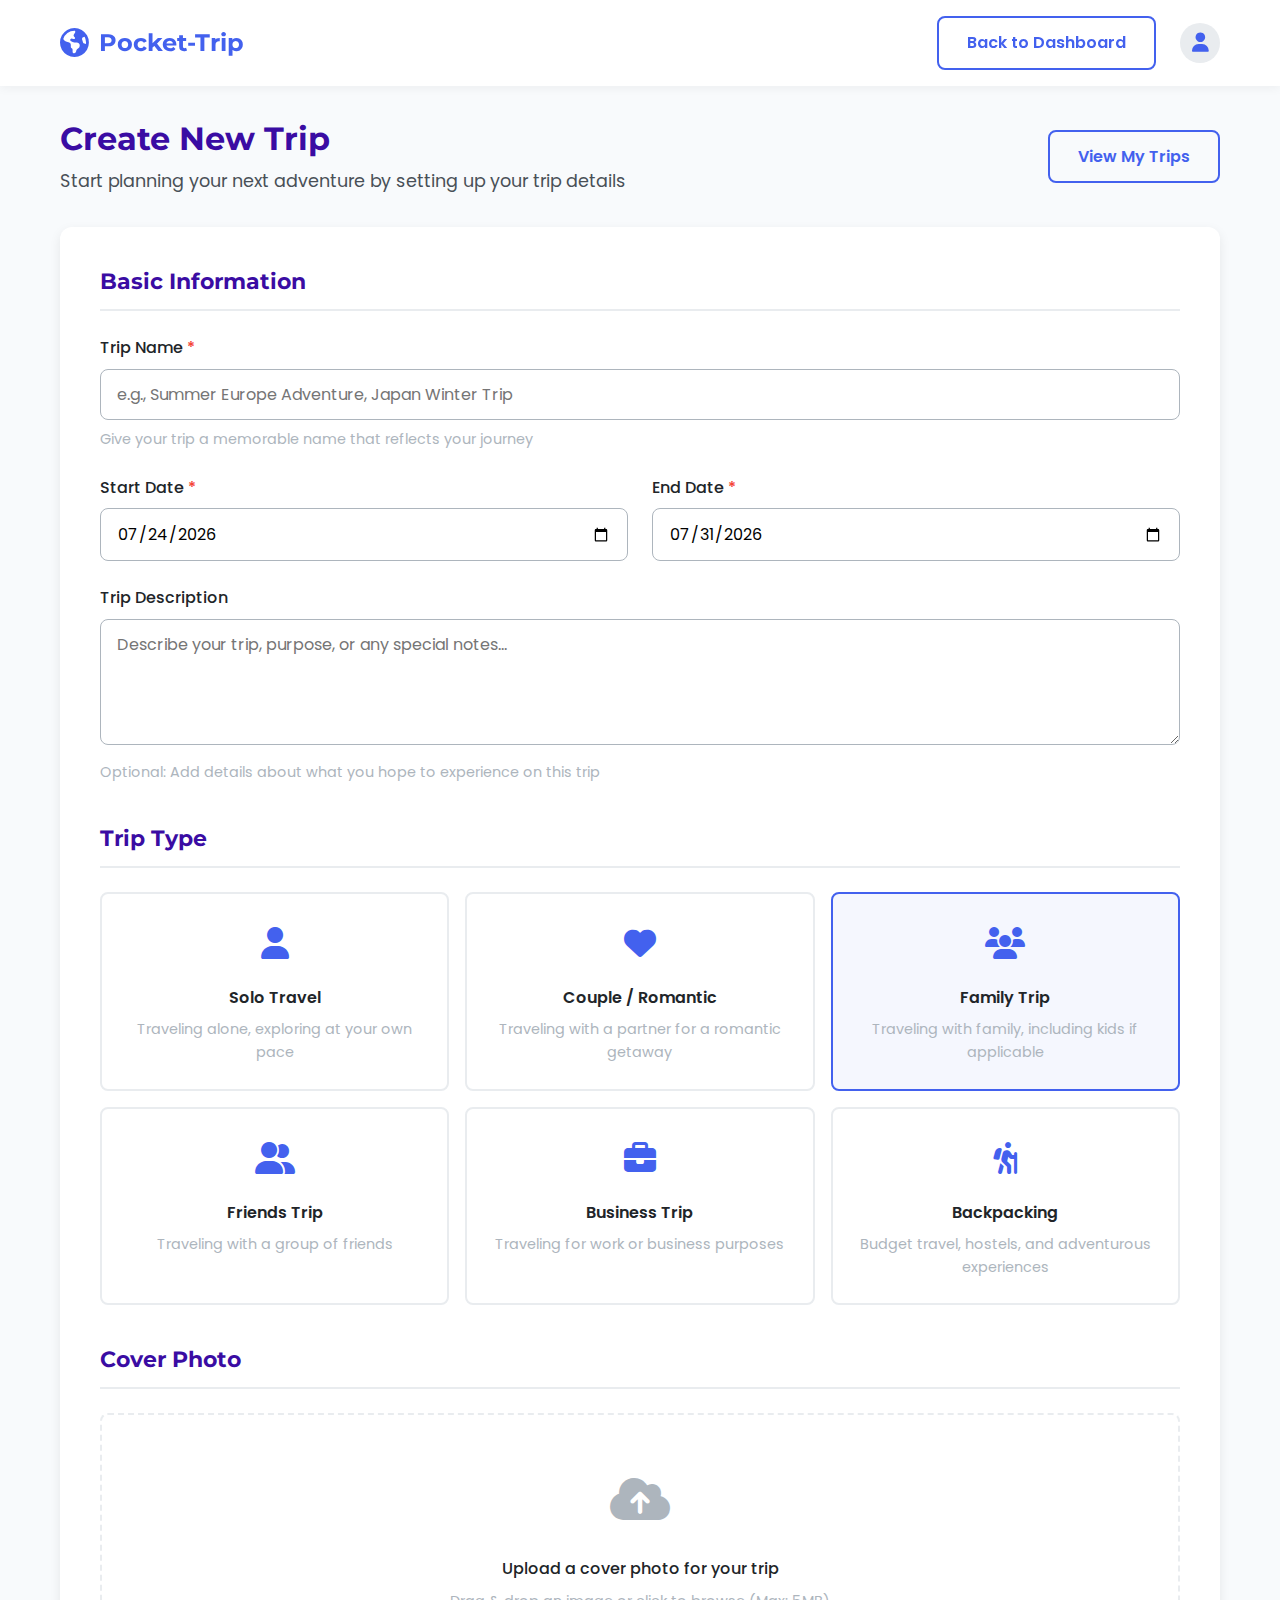
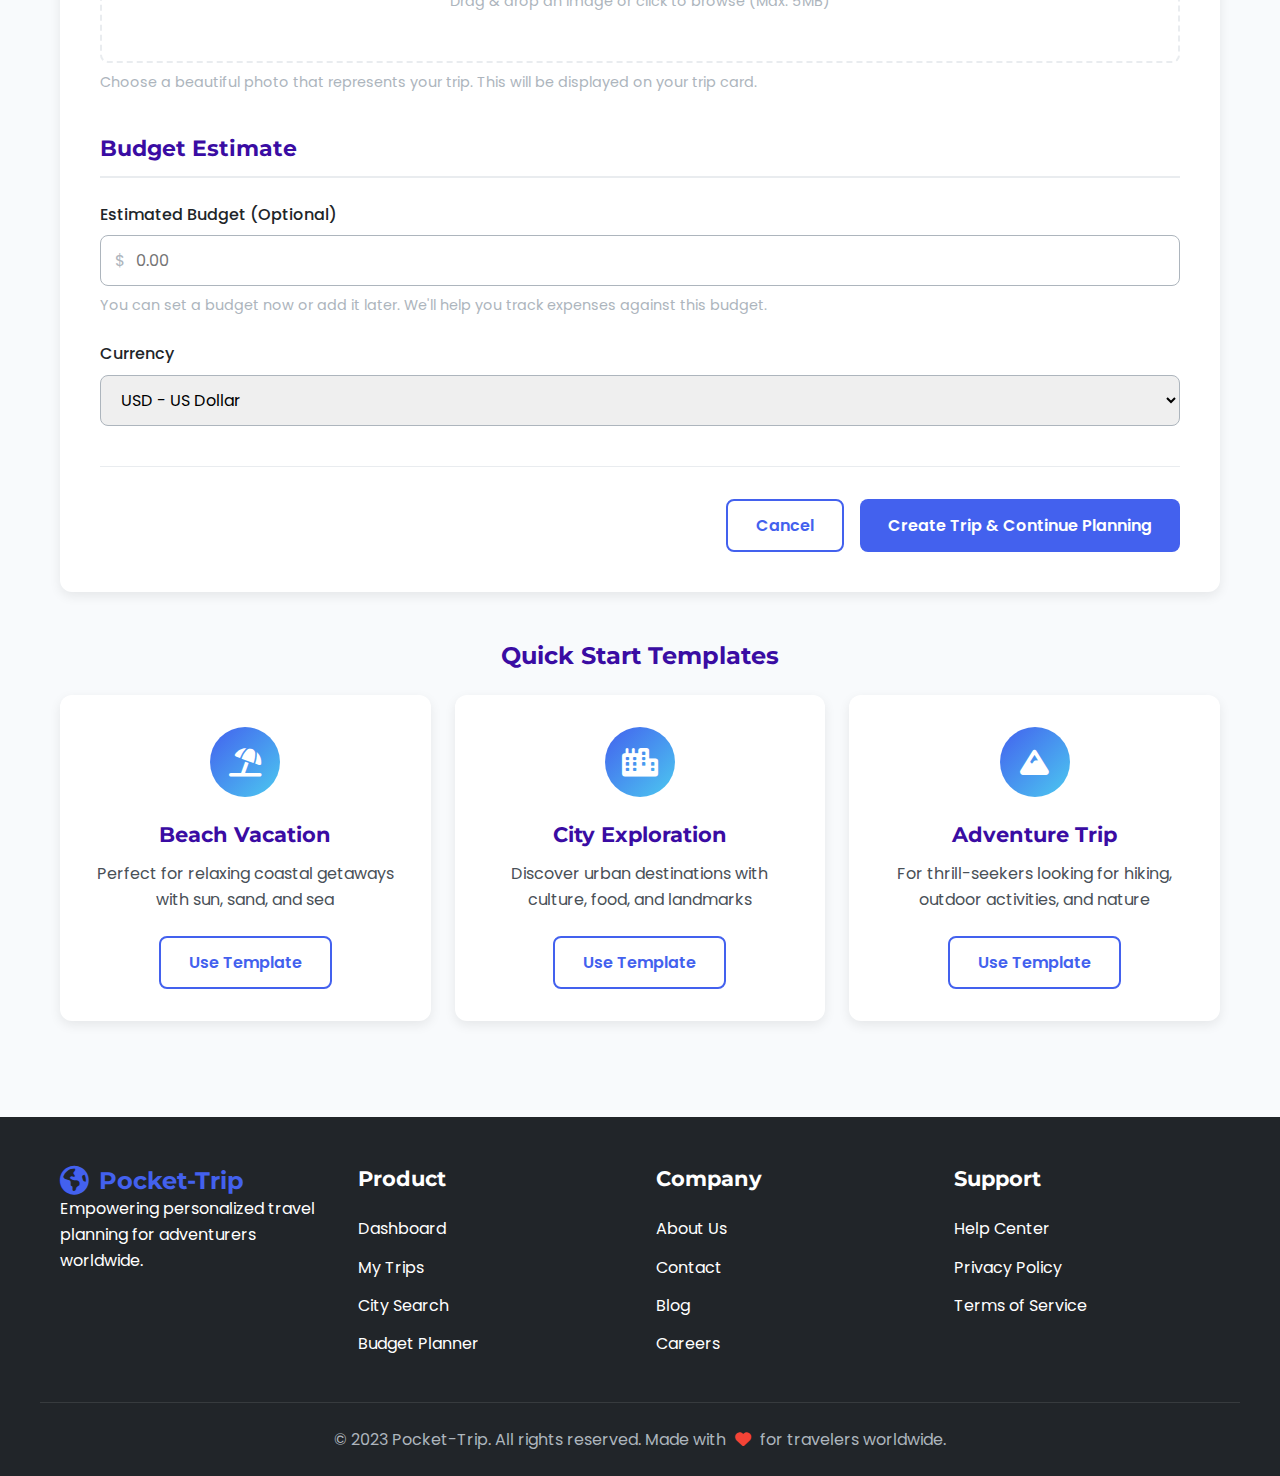
<file: create-trip.html>
<!DOCTYPE html>
<html lang="en">
<head>
    <meta charset="UTF-8">
    <meta name="viewport" content="width=device-width, initial-scale=1.0">
    <title>Create Trip | Pocket-Trip</title>
    <link rel="stylesheet" href="https://cdnjs.cloudflare.com/ajax/libs/font-awesome/6.4.0/css/all.min.css">
    <link href="https://fonts.googleapis.com/css2?family=Poppins:wght@300;400;500;600;700&family=Montserrat:wght@400;600;700&display=swap" rel="stylesheet">
    <style>
        /* Reset & Base Styles */
        * {
            margin: 0;
            padding: 0;
            box-sizing: border-box;
        }

        :root {
            --primary-color: #4361ee;
            --secondary-color: #3a0ca3;
            --accent-color: #4cc9f0;
            --light-color: #f8f9fa;
            --dark-color: #212529;
            --success-color: #4CAF50;
            --warning-color: #ff9800;
            --danger-color: #f44336;
            --gray-light: #e9ecef;
            --gray-medium: #adb5bd;
            --gray-dark: #495057;
            --shadow: 0 4px 12px rgba(0, 0, 0, 0.08);
            --shadow-hover: 0 8px 24px rgba(0, 0, 0, 0.12);
            --border-radius: 12px;
            --border-radius-sm: 8px;
            --transition: all 0.3s ease;
        }

        body {
            font-family: 'Poppins', sans-serif;
            line-height: 1.6;
            color: var(--dark-color);
            background-color: #f8fafc;
            min-height: 100vh;
        }

        h1, h2, h3, h4, h5 {
            font-family: 'Montserrat', sans-serif;
            font-weight: 700;
            line-height: 1.3;
        }

        a {
            text-decoration: none;
            color: inherit;
        }

        ul {
            list-style: none;
        }

        /* Header */
        .header {
            background-color: white;
            box-shadow: 0 2px 10px rgba(0, 0, 0, 0.05);
            padding: 1rem 0;
            position: sticky;
            top: 0;
            z-index: 100;
        }

        .header-container {
            max-width: 1200px;
            margin: 0 auto;
            padding: 0 20px;
            display: flex;
            justify-content: space-between;
            align-items: center;
        }

        .logo {
            display: flex;
            align-items: center;
            gap: 10px;
            color: var(--primary-color);
        }

        .logo i {
            font-size: 1.8rem;
        }

        .logo h1 {
            font-size: 1.5rem;
        }

        .header-actions {
            display: flex;
            align-items: center;
            gap: 1.5rem;
        }

        .user-avatar {
            width: 40px;
            height: 40px;
            border-radius: 50%;
            background-color: var(--gray-light);
            display: flex;
            align-items: center;
            justify-content: center;
            color: var(--primary-color);
            font-size: 1.2rem;
        }

        /* Main Container */
        .main-container {
            max-width: 1200px;
            margin: 0 auto;
            padding: 2rem 20px;
        }

        /* Page Header */
        .page-header {
            display: flex;
            justify-content: space-between;
            align-items: center;
            margin-bottom: 2rem;
        }

        .page-title h2 {
            font-size: 2rem;
            color: var(--secondary-color);
            margin-bottom: 0.5rem;
        }

        .page-title p {
            color: var(--gray-dark);
            font-size: 1.1rem;
        }

        /* Button Styles */
        .btn-primary, .btn-secondary, .btn-outline {
            display: inline-block;
            padding: 12px 28px;
            border-radius: var(--border-radius-sm);
            font-weight: 600;
            font-size: 1rem;
            cursor: pointer;
            transition: var(--transition);
            text-align: center;
            border: none;
            font-family: 'Poppins', sans-serif;
        }

        .btn-primary {
            background-color: var(--primary-color);
            color: white;
        }

        .btn-primary:hover {
            background-color: var(--secondary-color);
            transform: translateY(-2px);
            box-shadow: var(--shadow-hover);
        }

        .btn-secondary {
            background-color: var(--accent-color);
            color: white;
        }

        .btn-secondary:hover {
            background-color: #2ba3d0;
            transform: translateY(-2px);
        }

        .btn-outline {
            background-color: transparent;
            color: var(--primary-color);
            border: 2px solid var(--primary-color);
        }

        .btn-outline:hover {
            background-color: var(--primary-color);
            color: white;
        }

        /* Create Trip Form */
        .create-trip-form {
            background-color: white;
            border-radius: var(--border-radius);
            box-shadow: var(--shadow);
            padding: 2.5rem;
            margin-bottom: 2rem;
        }

        .form-section {
            margin-bottom: 2.5rem;
        }

        .form-section:last-child {
            margin-bottom: 0;
        }

        .form-section-title {
            font-size: 1.4rem;
            color: var(--secondary-color);
            margin-bottom: 1.5rem;
            padding-bottom: 0.8rem;
            border-bottom: 2px solid var(--gray-light);
        }

        .form-group {
            margin-bottom: 1.5rem;
        }

        .form-label {
            display: block;
            margin-bottom: 0.5rem;
            font-weight: 500;
            color: var(--dark-color);
        }

        .form-label.required::after {
            content: ' *';
            color: var(--danger-color);
        }

        .form-control {
            width: 100%;
            padding: 12px 16px;
            border: 1px solid var(--gray-medium);
            border-radius: var(--border-radius-sm);
            font-size: 1rem;
            font-family: 'Poppins', sans-serif;
            transition: var(--transition);
        }

        .form-control:focus {
            outline: none;
            border-color: var(--primary-color);
            box-shadow: 0 0 0 3px rgba(67, 97, 238, 0.2);
        }

        .form-text {
            font-size: 0.9rem;
            color: var(--gray-medium);
            margin-top: 0.5rem;
        }

        /* Date Inputs */
        .date-inputs {
            display: grid;
            grid-template-columns: repeat(2, 1fr);
            gap: 1.5rem;
        }

        /* File Upload */
        .file-upload {
            border: 2px dashed var(--gray-light);
            border-radius: var(--border-radius-sm);
            padding: 3rem 2rem;
            text-align: center;
            cursor: pointer;
            transition: var(--transition);
        }

        .file-upload:hover {
            border-color: var(--primary-color);
            background-color: rgba(67, 97, 238, 0.02);
        }

        .file-upload-icon {
            font-size: 3rem;
            color: var(--gray-medium);
            margin-bottom: 1rem;
        }

        .file-upload-text {
            margin-bottom: 0.5rem;
            font-weight: 500;
        }

        .file-upload-subtext {
            color: var(--gray-medium);
            font-size: 0.9rem;
        }

        .file-upload-input {
            display: none;
        }

        /* Trip Type Selector */
        .trip-type-selector {
            display: grid;
            grid-template-columns: repeat(3, 1fr);
            gap: 1rem;
        }

        .trip-type-card {
            border: 2px solid var(--gray-light);
            border-radius: var(--border-radius-sm);
            padding: 1.5rem;
            text-align: center;
            cursor: pointer;
            transition: var(--transition);
        }

        .trip-type-card:hover {
            border-color: var(--primary-color);
            transform: translateY(-3px);
        }

        .trip-type-card.selected {
            border-color: var(--primary-color);
            background-color: rgba(67, 97, 238, 0.05);
        }

        .trip-type-icon {
            font-size: 2rem;
            color: var(--primary-color);
            margin-bottom: 1rem;
        }

        .trip-type-title {
            font-weight: 600;
            margin-bottom: 0.5rem;
        }

        .trip-type-desc {
            font-size: 0.9rem;
            color: var(--gray-medium);
        }

        /* Form Actions */
        .form-actions {
            display: flex;
            justify-content: flex-end;
            gap: 1rem;
            padding-top: 2rem;
            border-top: 1px solid var(--gray-light);
        }

        /* Quick Start Options */
        .quick-start-section {
            margin-top: 3rem;
        }

        .quick-start-title {
            font-size: 1.5rem;
            color: var(--secondary-color);
            margin-bottom: 1.5rem;
            text-align: center;
        }

        .quick-start-options {
            display: grid;
            grid-template-columns: repeat(3, 1fr);
            gap: 1.5rem;
        }

        .quick-start-card {
            background-color: white;
            border-radius: var(--border-radius);
            box-shadow: var(--shadow);
            padding: 2rem;
            text-align: center;
            transition: var(--transition);
            cursor: pointer;
        }

        .quick-start-card:hover {
            transform: translateY(-5px);
            box-shadow: var(--shadow-hover);
        }

        .quick-start-icon {
            width: 70px;
            height: 70px;
            background: linear-gradient(135deg, var(--primary-color), var(--accent-color));
            border-radius: 50%;
            display: flex;
            align-items: center;
            justify-content: center;
            margin: 0 auto 1.5rem;
            color: white;
            font-size: 1.8rem;
        }

        .quick-start-card h4 {
            font-size: 1.3rem;
            margin-bottom: 0.8rem;
            color: var(--secondary-color);
        }

        .quick-start-card p {
            color: var(--gray-dark);
            margin-bottom: 1.5rem;
        }

        /* Footer */
        .footer {
            background-color: var(--dark-color);
            color: white;
            padding: 3rem 0 1.5rem;
            margin-top: 4rem;
        }

        .footer-content {
            max-width: 1200px;
            margin: 0 auto;
            padding: 0 20px;
            display: grid;
            grid-template-columns: repeat(4, 1fr);
            gap: 2rem;
            margin-bottom: 2rem;
        }

        .footer-section h3 {
            margin-bottom: 1.5rem;
            font-size: 1.3rem;
        }

        .footer-section ul li {
            margin-bottom: 0.8rem;
        }

        .footer-section ul li a:hover {
            color: var(--accent-color);
        }

        .footer-bottom {
            text-align: center;
            padding-top: 1.5rem;
            border-top: 1px solid rgba(255, 255, 255, 0.1);
            color: var(--gray-medium);
            max-width: 1200px;
            margin: 0 auto;
            padding-left: 20px;
            padding-right: 20px;
        }

        .footer-bottom i {
            color: var(--danger-color);
            margin: 0 5px;
        }

        /* Responsive Design */
        @media (max-width: 992px) {
            .date-inputs {
                grid-template-columns: 1fr;
            }
            
            .trip-type-selector {
                grid-template-columns: repeat(2, 1fr);
            }
            
            .quick-start-options {
                grid-template-columns: repeat(2, 1fr);
            }
            
            .footer-content {
                grid-template-columns: repeat(2, 1fr);
            }
        }

        @media (max-width: 768px) {
            .page-header {
                flex-direction: column;
                align-items: flex-start;
                gap: 1.5rem;
            }
            
            .form-actions {
                flex-direction: column;
            }
            
            .form-actions button {
                width: 100%;
            }
            
            .trip-type-selector {
                grid-template-columns: 1fr;
            }
            
            .quick-start-options {
                grid-template-columns: 1fr;
            }
        }

        @media (max-width: 576px) {
            .create-trip-form {
                padding: 1.5rem;
            }
            
            .footer-content {
                grid-template-columns: 1fr;
            }
            
            .page-title h2 {
                font-size: 1.5rem;
            }
        }
    </style>
</head>
<body>
    <!-- Header -->
    <header class="header">
        <div class="header-container">
            <a href="dashboard.html" class="logo">
                <i class="fas fa-globe-americas"></i>
                <h1>Pocket-Trip</h1>
            </a>
            <div class="header-actions">
                <a href="dashboard.html" class="btn-outline">Back to Dashboard</a>
                <div class="user-avatar">
                    <i class="fas fa-user"></i>
                </div>
            </div>
        </div>
    </header>

    <!-- Main Content -->
    <main class="main-container">
        <!-- Page Header -->
        <div class="page-header">
            <div class="page-title">
                <h2>Create New Trip</h2>
                <p>Start planning your next adventure by setting up your trip details</p>
            </div>
            <div class="page-actions">
                <a href="my-trips.html" class="btn-outline">View My Trips</a>
            </div>
        </div>

        <!-- Create Trip Form -->
        <div class="create-trip-form">
            <form id="tripForm">
                <!-- Basic Information Section -->
                <div class="form-section">
                    <h3 class="form-section-title">Basic Information</h3>
                    
                    <div class="form-group">
                        <label for="trip-name" class="form-label required">Trip Name</label>
                        <input type="text" id="trip-name" class="form-control" placeholder="e.g., Summer Europe Adventure, Japan Winter Trip" required>
                        <div class="form-text">Give your trip a memorable name that reflects your journey</div>
                    </div>
                    
                    <div class="date-inputs">
                        <div class="form-group">
                            <label for="start-date" class="form-label required">Start Date</label>
                            <input type="date" id="start-date" class="form-control" required>
                        </div>
                        
                        <div class="form-group">
                            <label for="end-date" class="form-label required">End Date</label>
                            <input type="date" id="end-date" class="form-control" required>
                        </div>
                    </div>
                    
                    <div class="form-group">
                        <label for="trip-description" class="form-label">Trip Description</label>
                        <textarea id="trip-description" class="form-control" rows="4" placeholder="Describe your trip, purpose, or any special notes..."></textarea>
                        <div class="form-text">Optional: Add details about what you hope to experience on this trip</div>
                    </div>
                </div>
                
                <!-- Trip Type Section -->
                <div class="form-section">
                    <h3 class="form-section-title">Trip Type</h3>
                    
                    <div class="trip-type-selector">
                        <div class="trip-type-card" data-type="solo">
                            <div class="trip-type-icon">
                                <i class="fas fa-user"></i>
                            </div>
                            <div class="trip-type-title">Solo Travel</div>
                            <div class="trip-type-desc">Traveling alone, exploring at your own pace</div>
                        </div>
                        
                        <div class="trip-type-card" data-type="couple">
                            <div class="trip-type-icon">
                                <i class="fas fa-heart"></i>
                            </div>
                            <div class="trip-type-title">Couple / Romantic</div>
                            <div class="trip-type-desc">Traveling with a partner for a romantic getaway</div>
                        </div>
                        
                        <div class="trip-type-card selected" data-type="family">
                            <div class="trip-type-icon">
                                <i class="fas fa-users"></i>
                            </div>
                            <div class="trip-type-title">Family Trip</div>
                            <div class="trip-type-desc">Traveling with family, including kids if applicable</div>
                        </div>
                        
                        <div class="trip-type-card" data-type="friends">
                            <div class="trip-type-icon">
                                <i class="fas fa-user-friends"></i>
                            </div>
                            <div class="trip-type-title">Friends Trip</div>
                            <div class="trip-type-desc">Traveling with a group of friends</div>
                        </div>
                        
                        <div class="trip-type-card" data-type="business">
                            <div class="trip-type-icon">
                                <i class="fas fa-briefcase"></i>
                            </div>
                            <div class="trip-type-title">Business Trip</div>
                            <div class="trip-type-desc">Traveling for work or business purposes</div>
                        </div>
                        
                        <div class="trip-type-card" data-type="backpacking">
                            <div class="trip-type-icon">
                                <i class="fas fa-hiking"></i>
                            </div>
                            <div class="trip-type-title">Backpacking</div>
                            <div class="trip-type-desc">Budget travel, hostels, and adventurous experiences</div>
                        </div>
                    </div>
                    <input type="hidden" id="trip-type" value="family">
                </div>
                
                <!-- Cover Photo Section -->
                <div class="form-section">
                    <h3 class="form-section-title">Cover Photo</h3>
                    
                    <div class="file-upload" id="cover-upload">
                        <div class="file-upload-icon">
                            <i class="fas fa-cloud-upload-alt"></i>
                        </div>
                        <div class="file-upload-text">Upload a cover photo for your trip</div>
                        <div class="file-upload-subtext">Drag & drop an image or click to browse (Max: 5MB)</div>
                        <input type="file" id="cover-photo" class="file-upload-input" accept="image/*">
                    </div>
                    
                    <div class="form-text">Choose a beautiful photo that represents your trip. This will be displayed on your trip card.</div>
                </div>
                
                <!-- Budget Estimate Section -->
                <div class="form-section">
                    <h3 class="form-section-title">Budget Estimate</h3>
                    
                    <div class="form-group">
                        <label for="budget-estimate" class="form-label">Estimated Budget (Optional)</label>
                        <div style="position: relative;">
                            <span style="position: absolute; left: 15px; top: 50%; transform: translateY(-50%); color: var(--gray-medium);">$</span>
                            <input type="number" id="budget-estimate" class="form-control" placeholder="0.00" style="padding-left: 35px;">
                        </div>
                        <div class="form-text">You can set a budget now or add it later. We'll help you track expenses against this budget.</div>
                    </div>
                    
                    <div class="form-group">
                        <label for="currency" class="form-label">Currency</label>
                        <select id="currency" class="form-control">
                            <option value="USD">USD - US Dollar</option>
                            <option value="EUR">EUR - Euro</option>
                            <option value="GBP">GBP - British Pound</option>
                            <option value="JPY">JPY - Japanese Yen</option>
                            <option value="CAD">CAD - Canadian Dollar</option>
                            <option value="AUD">AUD - Australian Dollar</option>
                        </select>
                    </div>
                </div>
                
                <!-- Form Actions -->
                <div class="form-actions">
                    <button type="button" class="btn-outline" onclick="window.location.href='dashboard.html'">Cancel</button>
                    <button type="submit" class="btn-primary">Create Trip & Continue Planning</button>
                </div>
            </form>
        </div>

        <!-- Quick Start Options -->
        <div class="quick-start-section">
            <h3 class="quick-start-title">Quick Start Templates</h3>
            <div class="quick-start-options">
                <div class="quick-start-card" onclick="loadTemplate('beach')">
                    <div class="quick-start-icon">
                        <i class="fas fa-umbrella-beach"></i>
                    </div>
                    <h4>Beach Vacation</h4>
                    <p>Perfect for relaxing coastal getaways with sun, sand, and sea</p>
                    <button class="btn-outline">Use Template</button>
                </div>
                
                <div class="quick-start-card" onclick="loadTemplate('city')">
                    <div class="quick-start-icon">
                        <i class="fas fa-city"></i>
                    </div>
                    <h4>City Exploration</h4>
                    <p>Discover urban destinations with culture, food, and landmarks</p>
                    <button class="btn-outline">Use Template</button>
                </div>
                
                <div class="quick-start-card" onclick="loadTemplate('adventure')">
                    <div class="quick-start-icon">
                        <i class="fas fa-mountain"></i>
                    </div>
                    <h4>Adventure Trip</h4>
                    <p>For thrill-seekers looking for hiking, outdoor activities, and nature</p>
                    <button class="btn-outline">Use Template</button>
                </div>
            </div>
        </div>
    </main>

    <!-- Footer -->
    <footer class="footer">
        <div class="footer-content">
            <div class="footer-section">
                <div class="logo">
                    <i class="fas fa-globe-americas"></i>
                    <h2>Pocket-Trip</h2>
                </div>
                <p>Empowering personalized travel planning for adventurers worldwide.</p>
            </div>
            <div class="footer-section">
                <h3>Product</h3>
                <ul>
                    <li><a href="dashboard.html">Dashboard</a></li>
                    <li><a href="my-trips.html">My Trips</a></li>
                    <li><a href="city-search.html">City Search</a></li>
                    <li><a href="budget.html">Budget Planner</a></li>
                </ul>
            </div>
            <div class="footer-section">
                <h3>Company</h3>
                <ul>
                    <li><a href="#">About Us</a></li>
                    <li><a href="#">Contact</a></li>
                    <li><a href="#">Blog</a></li>
                    <li><a href="#">Careers</a></li>
                </ul>
            </div>
            <div class="footer-section">
                <h3>Support</h3>
                <ul>
                    <li><a href="#">Help Center</a></li>
                    <li><a href="#">Privacy Policy</a></li>
                    <li><a href="#">Terms of Service</a></li>
                </ul>
            </div>
        </div>
        <div class="footer-bottom">
            <p>&copy; 2023 Pocket-Trip. All rights reserved. Made with <i class="fas fa-heart"></i> for travelers worldwide.</p>
        </div>
    </footer>

    <script>
        // Trip type selection
        document.querySelectorAll('.trip-type-card').forEach(card => {
            card.addEventListener('click', function() {
                // Remove selected class from all cards
                document.querySelectorAll('.trip-type-card').forEach(c => {
                    c.classList.remove('selected');
                });
                
                // Add selected class to clicked card
                this.classList.add('selected');
                
                // Update hidden input value
                const tripType = this.dataset.type;
                document.getElementById('trip-type').value = tripType;
            });
        });
        
        // File upload
        const fileUpload = document.getElementById('cover-upload');
        const fileInput = document.getElementById('cover-photo');
        
        fileUpload.addEventListener('click', function() {
            fileInput.click();
        });
        
        fileUpload.addEventListener('dragover', function(e) {
            e.preventDefault();
            this.style.borderColor = 'var(--primary-color)';
            this.style.backgroundColor = 'rgba(67, 97, 238, 0.05)';
        });
        
        fileUpload.addEventListener('dragleave', function() {
            this.style.borderColor = '';
            this.style.backgroundColor = '';
        });
        
        fileUpload.addEventListener('drop', function(e) {
            e.preventDefault();
            this.style.borderColor = '';
            this.style.backgroundColor = '';
            
            if (e.dataTransfer.files.length) {
                handleFileSelect(e.dataTransfer.files[0]);
            }
        });
        
        fileInput.addEventListener('change', function() {
            if (this.files.length) {
                handleFileSelect(this.files[0]);
            }
        });
        
        function handleFileSelect(file) {
            // Check file size (5MB limit)
            if (file.size > 5 * 1024 * 1024) {
                alert('File is too large. Please select an image under 5MB.');
                return;
            }
            
            // Check file type
            if (!file.type.match('image.*')) {
                alert('Please select an image file (JPEG, PNG, etc.)');
                return;
            }
            
            // Update UI to show file selected
            const reader = new FileReader();
            reader.onload = function(e) {
                fileUpload.innerHTML = `
                    <div style="color: var(--success-color); font-size: 3rem; margin-bottom: 1rem;">
                        <i class="fas fa-check-circle"></i>
                    </div>
                    <div class="file-upload-text">Cover photo selected</div>
                    <div class="file-upload-subtext">${file.name} (${(file.size / 1024).toFixed(1)} KB)</div>
                    <button type="button" class="btn-outline" style="margin-top: 1rem;" onclick="changeCoverPhoto()">Change Photo</button>
                `;
            };
            reader.readAsDataURL(file);
        }
        
        function changeCoverPhoto() {
            fileUpload.innerHTML = `
                <div class="file-upload-icon">
                    <i class="fas fa-cloud-upload-alt"></i>
                </div>
                <div class="file-upload-text">Upload a cover photo for your trip</div>
                <div class="file-upload-subtext">Drag & drop an image or click to browse (Max: 5MB)</div>
                <input type="file" id="cover-photo" class="file-upload-input" accept="image/*">
            `;
            
            // Re-attach event listeners
            const newFileInput = document.getElementById('cover-photo');
            newFileInput.addEventListener('change', function() {
                if (this.files.length) {
                    handleFileSelect(this.files[0]);
                }
            });
        }
        
        // Form submission
        document.getElementById('tripForm').addEventListener('submit', function(e) {
            e.preventDefault();
            
            // Get form values
            const tripName = document.getElementById('trip-name').value;
            const startDate = document.getElementById('start-date').value;
            const endDate = document.getElementById('end-date').value;
            const tripType = document.getElementById('trip-type').value;
            
            // Basic validation
            if (!tripName.trim()) {
                alert('Please enter a trip name');
                document.getElementById('trip-name').focus();
                return;
            }
            
            if (!startDate) {
                alert('Please select a start date');
                document.getElementById('start-date').focus();
                return;
            }
            
            if (!endDate) {
                alert('Please select an end date');
                document.getElementById('end-date').focus();
                return;
            }
            
            if (new Date(startDate) > new Date(endDate)) {
                alert('End date must be after start date');
                return;
            }
            
            // Calculate trip duration
            const start = new Date(startDate);
            const end = new Date(endDate);
            const duration = Math.ceil((end - start) / (1000 * 60 * 60 * 24)) + 1;
            
            // Show success message
            alert(`Trip "${tripName}" created successfully!\n\nDuration: ${duration} days\nType: ${tripType}\n\nRedirecting to itinerary builder...`);
            
            // In a real app, this would save to backend and redirect
            // For demo, redirect to dashboard
            window.location.href = 'dashboard.html';
        });
        
        // Set default dates (today and 7 days from today)
        const today = new Date();
        const weekFromToday = new Date();
        weekFromToday.setDate(today.getDate() + 7);
        
        // Format dates as YYYY-MM-DD
        const formatDate = (date) => {
            return date.toISOString().split('T')[0];
        };
        
        document.getElementById('start-date').value = formatDate(today);
        document.getElementById('end-date').value = formatDate(weekFromToday);
        
        // Quick start templates
        function loadTemplate(templateType) {
            let tripName = '';
            let description = '';
            
            switch(templateType) {
                case 'beach':
                    tripName = 'Beach Paradise Getaway';
                    description = 'A relaxing vacation by the sea with sun, sand, and water activities';
                    break;
                case 'city':
                    tripName = 'Urban Exploration Adventure';
                    description = 'Discovering city life, culture, landmarks, and culinary experiences';
                    break;
                case 'adventure':
                    tripName = 'Mountain Adventure Expedition';
                    description = 'An active trip focused on hiking, outdoor activities, and nature exploration';
                    break;
            }
            
            document.getElementById('trip-name').value = tripName;
            document.getElementById('trip-description').value = description;
            
            // Scroll to top
            window.scrollTo({ top: 0, behavior: 'smooth' });
            
            alert(`"${tripName}" template loaded! Fill in the remaining details and create your trip.`);
        }
    </script>
</body>
</html>
</file>
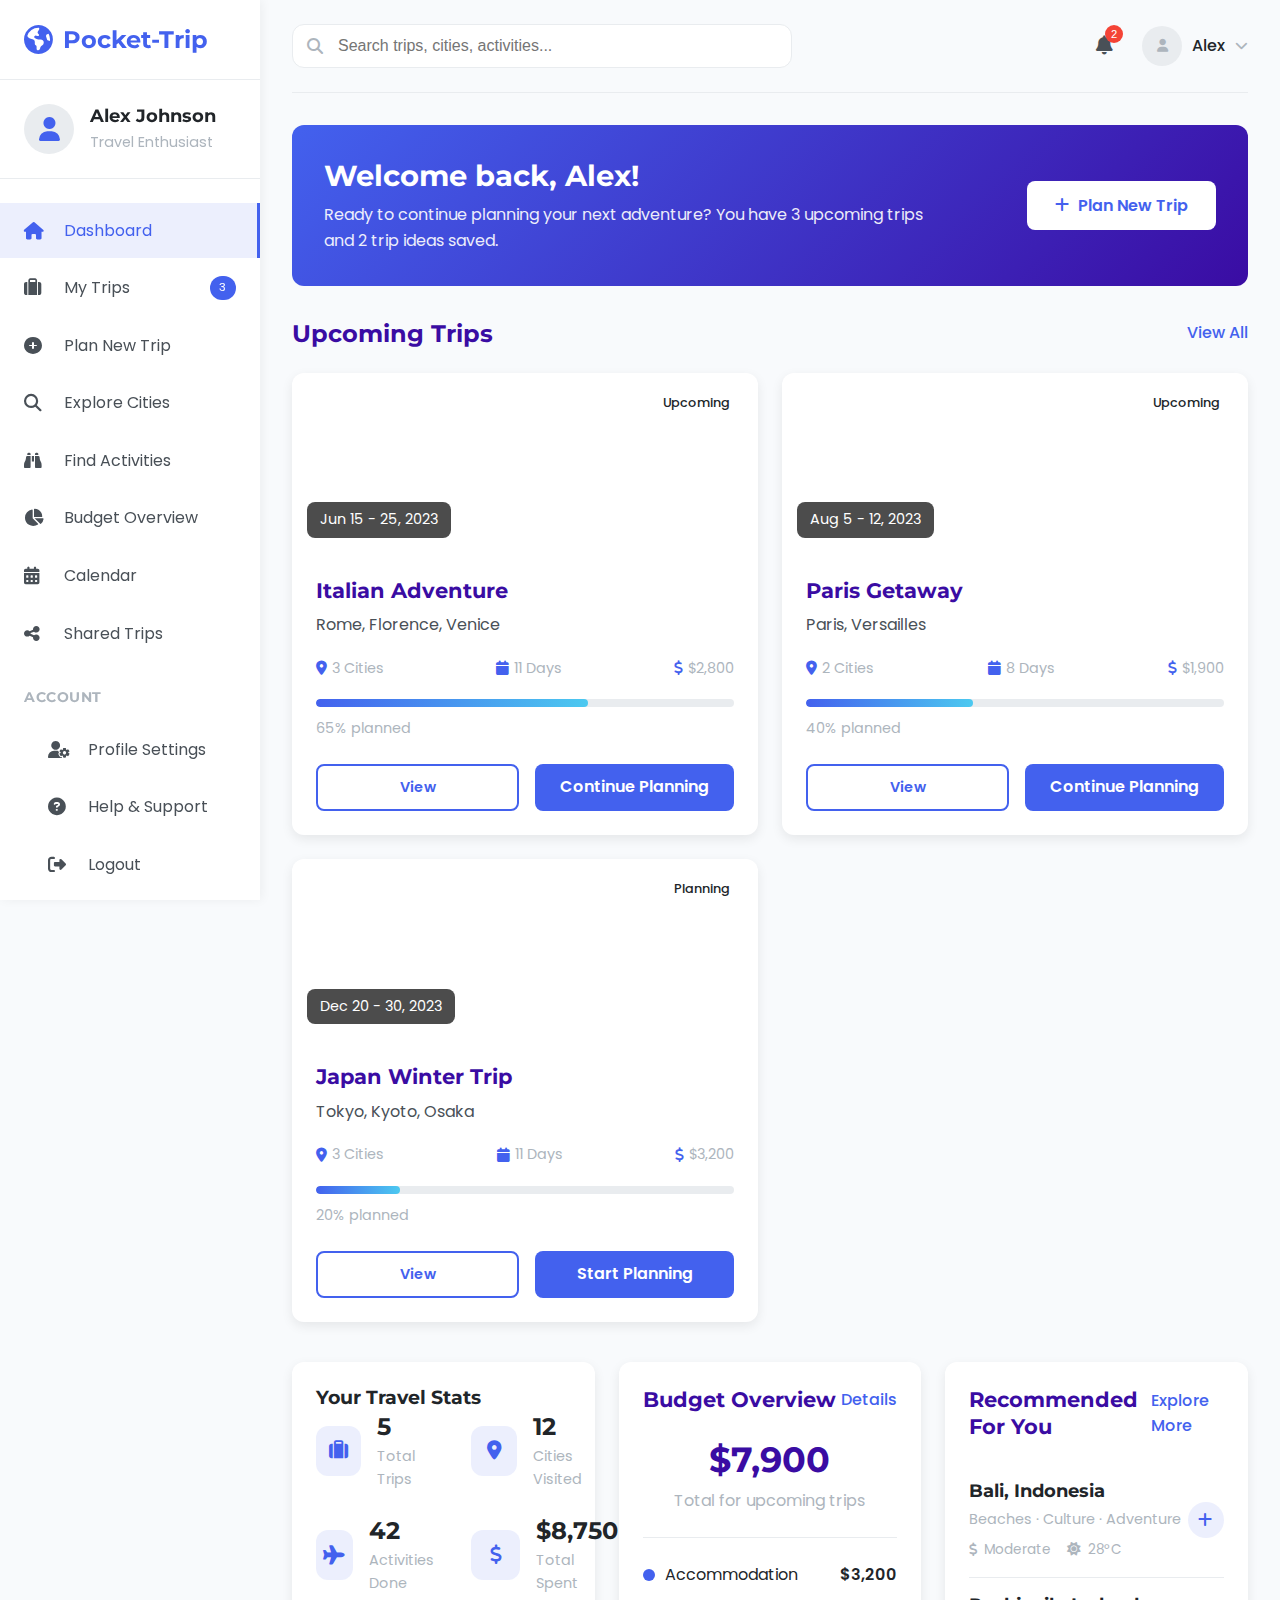
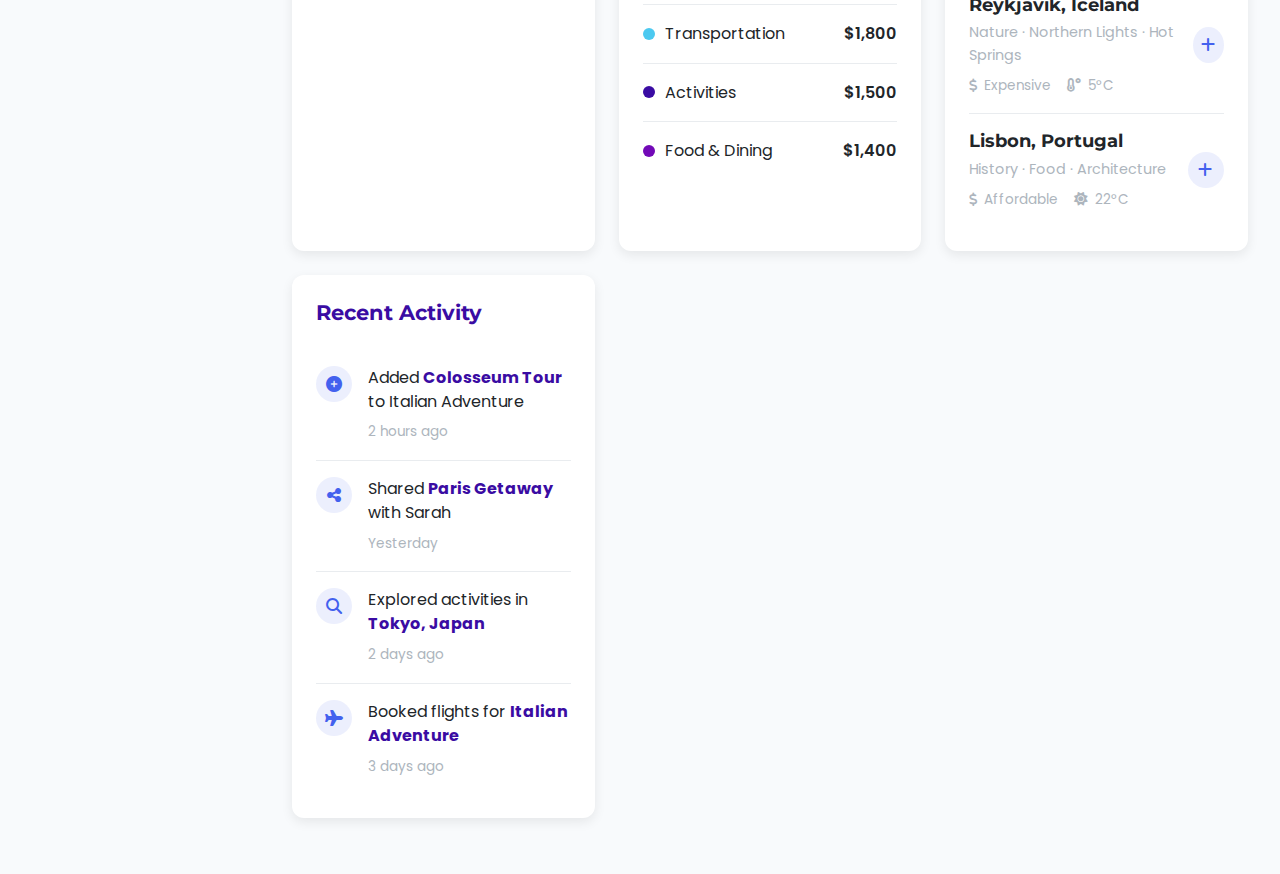
<file: dashboard.html>
<!DOCTYPE html>
<html lang="en">
<head>
    <meta charset="UTF-8">
    <meta name="viewport" content="width=device-width, initial-scale=1.0">
    <title>Dashboard | Pocket-Trip</title>
    <link rel="stylesheet" href="https://cdnjs.cloudflare.com/ajax/libs/font-awesome/6.4.0/css/all.min.css">
    <link href="https://fonts.googleapis.com/css2?family=Poppins:wght@300;400;500;600;700&family=Montserrat:wght@400;600;700&display=swap" rel="stylesheet">
    <style>
        /* Reset & Base Styles */
        * {
            margin: 0;
            padding: 0;
            box-sizing: border-box;
        }

        :root {
            --primary-color: #4361ee;
            --secondary-color: #3a0ca3;
            --accent-color: #4cc9f0;
            --light-color: #f8f9fa;
            --dark-color: #212529;
            --success-color: #4CAF50;
            --warning-color: #ff9800;
            --danger-color: #f44336;
            --gray-light: #e9ecef;
            --gray-medium: #adb5bd;
            --gray-dark: #495057;
            --shadow: 0 4px 12px rgba(0, 0, 0, 0.08);
            --shadow-hover: 0 8px 24px rgba(0, 0, 0, 0.12);
            --border-radius: 12px;
            --border-radius-sm: 8px;
            --transition: all 0.3s ease;
        }

        body {
            font-family: 'Poppins', sans-serif;
            line-height: 1.6;
            color: var(--dark-color);
            background-color: #f8fafc;
            min-height: 100vh;
            display: flex;
        }

        h1, h2, h3, h4, h5 {
            font-family: 'Montserrat', sans-serif;
            font-weight: 700;
            line-height: 1.3;
        }

        a {
            text-decoration: none;
            color: inherit;
        }

        ul {
            list-style: none;
        }

        /* Dashboard Layout */
        .dashboard-container {
            display: flex;
            width: 100%;
            min-height: 100vh;
        }

        /* Sidebar */
        .sidebar {
            width: 260px;
            background-color: white;
            box-shadow: 2px 0 10px rgba(0, 0, 0, 0.05);
            display: flex;
            flex-direction: column;
            transition: var(--transition);
            z-index: 100;
            position: fixed;
            top: 0;
            bottom: 0;
            left: 0;
        }

        .sidebar-header {
            padding: 1.5rem;
            display: flex;
            justify-content: space-between;
            align-items: center;
            border-bottom: 1px solid var(--gray-light);
        }

        .logo {
            display: flex;
            align-items: center;
            gap: 10px;
            color: var(--primary-color);
        }

        .logo i {
            font-size: 1.8rem;
        }

        .logo h1 {
            font-size: 1.5rem;
        }

        .sidebar-toggle {
            display: none;
            background: none;
            border: none;
            font-size: 1.2rem;
            color: var(--dark-color);
            cursor: pointer;
        }

        .user-profile {
            padding: 1.5rem;
            display: flex;
            align-items: center;
            gap: 1rem;
            border-bottom: 1px solid var(--gray-light);
        }

        .user-avatar {
            width: 50px;
            height: 50px;
            border-radius: 50%;
            overflow: hidden;
            background-color: var(--gray-light);
            display: flex;
            align-items: center;
            justify-content: center;
            color: var(--primary-color);
            font-size: 1.5rem;
        }

        .user-info h3 {
            font-size: 1.1rem;
            margin-bottom: 0.2rem;
        }

        .user-info p {
            font-size: 0.9rem;
            color: var(--gray-medium);
        }

        .sidebar-menu {
            flex: 1;
            padding: 1.5rem 0;
            overflow-y: auto;
        }

        .sidebar-menu ul {
            padding: 0;
        }

        .sidebar-menu li {
            margin-bottom: 0.2rem;
        }

        .sidebar-menu li a {
            display: flex;
            align-items: center;
            padding: 0.9rem 1.5rem;
            color: var(--gray-dark);
            transition: var(--transition);
            position: relative;
        }

        .sidebar-menu li a:hover {
            background-color: rgba(67, 97, 238, 0.05);
            color: var(--primary-color);
        }

        .sidebar-menu li.active a {
            background-color: rgba(67, 97, 238, 0.1);
            color: var(--primary-color);
            border-right: 3px solid var(--primary-color);
        }

        .sidebar-menu li a i {
            width: 24px;
            font-size: 1.1rem;
            margin-right: 1rem;
        }

        .badge {
            background-color: var(--primary-color);
            color: white;
            font-size: 0.7rem;
            padding: 0.2rem 0.6rem;
            border-radius: 20px;
            margin-left: auto;
        }

        .sidebar-section {
            padding: 1.5rem 1.5rem 0;
        }

        .sidebar-section h4 {
            font-size: 0.9rem;
            text-transform: uppercase;
            color: var(--gray-medium);
            margin-bottom: 1rem;
            letter-spacing: 0.5px;
        }

        /* Main Content */
        .main-content {
            flex: 1;
            background-color: #f8fafc;
            overflow-y: auto;
            padding: 1.5rem 2rem;
            margin-left: 260px;
            width: calc(100% - 260px);
        }

        /* Top Bar */
        .top-bar {
            display: flex;
            justify-content: space-between;
            align-items: center;
            margin-bottom: 2rem;
            padding-bottom: 1.5rem;
            border-bottom: 1px solid var(--gray-light);
        }

        .search-bar {
            flex: 1;
            max-width: 500px;
            position: relative;
        }

        .search-bar i {
            position: absolute;
            left: 15px;
            top: 50%;
            transform: translateY(-50%);
            color: var(--gray-medium);
        }

        .search-bar input {
            width: 100%;
            padding: 12px 12px 12px 45px;
            border: 1px solid var(--gray-light);
            border-radius: var(--border-radius);
            font-size: 1rem;
            transition: var(--transition);
        }

        .search-bar input:focus {
            outline: none;
            border-color: var(--primary-color);
            box-shadow: 0 0 0 3px rgba(67, 97, 238, 0.1);
        }

        .top-bar-actions {
            display: flex;
            align-items: center;
            gap: 1.5rem;
        }

        .notification-btn {
            position: relative;
            background: none;
            border: none;
            font-size: 1.2rem;
            color: var(--gray-dark);
            cursor: pointer;
            padding: 5px;
        }

        .notification-btn .badge {
            position: absolute;
            top: -5px;
            right: -5px;
            background-color: var(--danger-color);
            width: 18px;
            height: 18px;
            display: flex;
            align-items: center;
            justify-content: center;
            padding: 0;
            font-size: 0.7rem;
        }

        .user-dropdown-toggle {
            display: flex;
            align-items: center;
            gap: 10px;
            cursor: pointer;
        }

        .user-dropdown-toggle .user-avatar {
            width: 40px;
            height: 40px;
        }

        .user-dropdown-toggle span {
            font-weight: 500;
        }

        .user-dropdown-toggle i {
            font-size: 0.8rem;
            color: var(--gray-medium);
        }

        /* Welcome Section */
        .welcome-section {
            display: flex;
            justify-content: space-between;
            align-items: center;
            background: linear-gradient(135deg, var(--primary-color), var(--secondary-color));
            color: white;
            padding: 2rem;
            border-radius: var(--border-radius);
            margin-bottom: 2rem;
        }

        .welcome-content h2 {
            font-size: 1.8rem;
            margin-bottom: 0.5rem;
        }

        .welcome-content p {
            opacity: 0.9;
            max-width: 600px;
        }

        .btn-primary {
            display: inline-block;
            padding: 12px 28px;
            background-color: var(--primary-color);
            color: white;
            border: none;
            border-radius: var(--border-radius-sm);
            font-weight: 600;
            font-size: 1rem;
            cursor: pointer;
            transition: var(--transition);
            text-align: center;
            font-family: 'Poppins', sans-serif;
        }

        .btn-primary:hover {
            background-color: var(--secondary-color);
            transform: translateY(-2px);
            box-shadow: var(--shadow-hover);
        }

        .welcome-section .btn-primary {
            background-color: white;
            color: var(--primary-color);
            display: flex;
            align-items: center;
            gap: 8px;
        }

        .welcome-section .btn-primary:hover {
            background-color: rgba(255, 255, 255, 0.9);
        }

        /* Section Styles */
        .section {
            margin-bottom: 2.5rem;
        }

        .section-header {
            display: flex;
            justify-content: space-between;
            align-items: center;
            margin-bottom: 1.5rem;
        }

        .section-header h3 {
            font-size: 1.5rem;
            color: var(--secondary-color);
        }

        .view-all {
            color: var(--primary-color);
            font-weight: 500;
            transition: var(--transition);
        }

        .view-all:hover {
            text-decoration: underline;
        }

        /* Trips Grid */
        .trips-grid {
            display: grid;
            grid-template-columns: repeat(auto-fill, minmax(350px, 1fr));
            gap: 1.5rem;
        }

        .trip-card {
            background-color: white;
            border-radius: var(--border-radius);
            overflow: hidden;
            box-shadow: var(--shadow);
            transition: var(--transition);
        }

        .trip-card:hover {
            transform: translateY(-5px);
            box-shadow: var(--shadow-hover);
        }

        .trip-image {
            height: 180px;
            background-size: cover;
            background-position: center;
            position: relative;
        }

        .trip-status {
            position: absolute;
            top: 15px;
            right: 15px;
            background-color: rgba(255, 255, 255, 0.9);
            padding: 0.3rem 0.8rem;
            border-radius: 20px;
            font-size: 0.8rem;
            font-weight: 500;
        }

        .trip-dates {
            position: absolute;
            bottom: 15px;
            left: 15px;
            background-color: rgba(0, 0, 0, 0.7);
            color: white;
            padding: 0.4rem 0.8rem;
            border-radius: var(--border-radius-sm);
            font-size: 0.9rem;
        }

        .trip-info {
            padding: 1.5rem;
        }

        .trip-info h4 {
            font-size: 1.3rem;
            margin-bottom: 0.5rem;
            color: var(--secondary-color);
        }

        .trip-info p {
            color: var(--gray-dark);
            margin-bottom: 1.2rem;
        }

        .trip-stats {
            display: flex;
            justify-content: space-between;
            margin-bottom: 1.2rem;
        }

        .stat {
            display: flex;
            align-items: center;
            gap: 5px;
            color: var(--gray-medium);
            font-size: 0.9rem;
        }

        .stat i {
            color: var(--primary-color);
        }

        .trip-progress {
            margin-bottom: 1.5rem;
        }

        .progress-bar {
            height: 8px;
            background-color: var(--gray-light);
            border-radius: 4px;
            margin-bottom: 0.5rem;
            overflow: hidden;
        }

        .progress {
            height: 100%;
            background: linear-gradient(90deg, var(--primary-color), var(--accent-color));
            border-radius: 4px;
        }

        .trip-progress span {
            font-size: 0.9rem;
            color: var(--gray-medium);
        }

        .trip-actions {
            display: flex;
            gap: 1rem;
        }

        .btn-outline {
            display: inline-block;
            padding: 10px;
            background-color: transparent;
            color: var(--primary-color);
            border: 2px solid var(--primary-color);
            border-radius: var(--border-radius-sm);
            font-weight: 600;
            font-size: 0.9rem;
            cursor: pointer;
            transition: var(--transition);
            text-align: center;
            flex: 1;
        }

        .btn-outline:hover {
            background-color: var(--primary-color);
            color: white;
        }

        .trip-actions .btn-primary {
            flex: 1;
            padding: 10px;
            text-align: center;
        }

        /* Dashboard Grid */
        .dashboard-grid {
            display: grid;
            grid-template-columns: repeat(auto-fit, minmax(300px, 1fr));
            gap: 1.5rem;
            margin-bottom: 2rem;
        }

        .card {
            background-color: white;
            border-radius: var(--border-radius);
            box-shadow: var(--shadow);
            padding: 1.5rem;
            transition: var(--transition);
            height: 100%;
        }

        .card:hover {
            transform: translateY(-5px);
            box-shadow: var(--shadow-hover);
        }

        .card-header {
            display: flex;
            justify-content: space-between;
            align-items: center;
            margin-bottom: 1.5rem;
        }

        .card-header h3 {
            font-size: 1.3rem;
            color: var(--secondary-color);
        }

        .btn-text {
            color: var(--primary-color);
            font-weight: 500;
            background: none;
            border: none;
            cursor: pointer;
            transition: var(--transition);
        }

        .btn-text:hover {
            text-decoration: underline;
        }

        /* Stats Grid */
        .stats-grid {
            display: grid;
            grid-template-columns: repeat(2, 1fr);
            gap: 1.5rem;
        }

        .stat-item {
            display: flex;
            align-items: center;
            gap: 1rem;
        }

        .stat-icon {
            width: 50px;
            height: 50px;
            background-color: rgba(67, 97, 238, 0.1);
            border-radius: 12px;
            display: flex;
            align-items: center;
            justify-content: center;
            color: var(--primary-color);
            font-size: 1.2rem;
        }

        .stat-info h4 {
            font-size: 1.5rem;
            margin-bottom: 0.2rem;
        }

        .stat-info p {
            font-size: 0.9rem;
            color: var(--gray-medium);
        }

        /* Budget Summary */
        .budget-summary {
            margin-top: 1rem;
        }

        .budget-total {
            text-align: center;
            margin-bottom: 1.5rem;
            padding-bottom: 1.5rem;
            border-bottom: 1px solid var(--gray-light);
        }

        .budget-total h4 {
            font-size: 2.2rem;
            color: var(--secondary-color);
            margin-bottom: 0.3rem;
        }

        .budget-total p {
            color: var(--gray-medium);
        }

        .budget-item {
            display: flex;
            justify-content: space-between;
            align-items: center;
            margin-bottom: 1rem;
            padding-bottom: 1rem;
            border-bottom: 1px solid var(--gray-light);
        }

        .budget-item:last-child {
            margin-bottom: 0;
            padding-bottom: 0;
            border-bottom: none;
        }

        .budget-label {
            display: flex;
            align-items: center;
            gap: 10px;
        }

        .budget-color {
            width: 12px;
            height: 12px;
            border-radius: 50%;
        }

        .budget-amount {
            font-weight: 600;
            color: var(--dark-color);
        }

        /* Destinations List */
        .destinations-list {
            margin-top: 1rem;
        }

        .destination-item {
            display: flex;
            justify-content: space-between;
            align-items: center;
            padding: 1rem 0;
            border-bottom: 1px solid var(--gray-light);
        }

        .destination-item:last-child {
            border-bottom: none;
        }

        .destination-info h4 {
            font-size: 1.1rem;
            margin-bottom: 0.3rem;
            color: var(--dark-color);
        }

        .destination-info p {
            font-size: 0.9rem;
            color: var(--gray-medium);
            margin-bottom: 0.5rem;
        }

        .destination-meta {
            display: flex;
            gap: 1rem;
            font-size: 0.85rem;
            color: var(--gray-medium);
        }

        .destination-meta i {
            margin-right: 3px;
        }

        .btn-icon {
            width: 36px;
            height: 36px;
            border-radius: 50%;
            background-color: rgba(67, 97, 238, 0.1);
            color: var(--primary-color);
            display: flex;
            align-items: center;
            justify-content: center;
            transition: var(--transition);
        }

        .btn-icon:hover {
            background-color: var(--primary-color);
            color: white;
        }

        /* Activity List */
        .activity-list {
            margin-top: 1rem;
        }

        .activity-item {
            display: flex;
            align-items: flex-start;
            gap: 1rem;
            padding: 1rem 0;
            border-bottom: 1px solid var(--gray-light);
        }

        .activity-item:last-child {
            border-bottom: none;
        }

        .activity-icon {
            width: 36px;
            height: 36px;
            border-radius: 50%;
            background-color: rgba(67, 97, 238, 0.1);
            color: var(--primary-color);
            display: flex;
            align-items: center;
            justify-content: center;
            flex-shrink: 0;
        }

        .activity-content p {
            margin-bottom: 0.3rem;
            line-height: 1.5;
        }

        .activity-content strong {
            color: var(--secondary-color);
        }

        .activity-time {
            font-size: 0.85rem;
            color: var(--gray-medium);
        }

        /* Responsive Design */
        @media (max-width: 1200px) {
            .trips-grid {
                grid-template-columns: repeat(auto-fill, minmax(300px, 1fr));
            }
        }

        @media (max-width: 992px) {
            .sidebar {
                position: fixed;
                left: -100%;
                top: 0;
                bottom: 0;
                z-index: 1000;
            }
            
            .sidebar.active {
                left: 0;
            }
            
            .sidebar-toggle {
                display: block;
            }
            
            .main-content {
                margin-left: 0;
                width: 100%;
            }
            
            .welcome-section {
                flex-direction: column;
                text-align: center;
                gap: 1.5rem;
            }
            
            .dashboard-grid {
                grid-template-columns: 1fr;
            }
        }

        @media (max-width: 768px) {
            .main-content {
                padding: 1rem;
            }
            
            .top-bar {
                flex-direction: column;
                gap: 1rem;
                align-items: flex-start;
            }
            
            .search-bar {
                max-width: 100%;
                width: 100%;
            }
            
            .trips-grid {
                grid-template-columns: 1fr;
            }
            
            .stats-grid {
                grid-template-columns: 1fr;
            }
        }

        @media (max-width: 576px) {
            .trip-actions {
                flex-direction: column;
            }
            
            .trip-stats {
                flex-wrap: wrap;
                gap: 1rem;
            }
            
            .section-header h3 {
                font-size: 1.3rem;
            }
            
            .welcome-content h2 {
                font-size: 1.5rem;
            }
        }
    </style>
</head>
<body>
    <div class="dashboard-container">
        <!-- Sidebar -->
        <aside class="sidebar">
            <div class="sidebar-header">
                <div class="logo">
                    <i class="fas fa-globe-americas"></i>
                    <h1>Pocket-Trip</h1>
                </div>
                <button class="sidebar-toggle">
                    <i class="fas fa-bars"></i>
                </button>
            </div>
            
            <div class="user-profile">
                <div class="user-avatar">
                    <i class="fas fa-user"></i>
                </div>
                <div class="user-info">
                    <h3>Alex Johnson</h3>
                    <p>Travel Enthusiast</p>
                </div>
            </div>
            
            <nav class="sidebar-menu">
                <ul>
                    <li class="active">
                        <a href="dashboard.html">
                            <i class="fas fa-home"></i>
                            <span>Dashboard</span>
                        </a>
                    </li>
                    <li>
                        <a href="my-trips.html">
                            <i class="fas fa-suitcase"></i>
                            <span>My Trips</span>
                            <span class="badge">3</span>
                        </a>
                    </li>
                    <li>
                        <a href="create-trip.html">
                            <i class="fas fa-plus-circle"></i>
                            <span>Plan New Trip</span>
                        </a>
                    </li>
                    <li>
                        <a href="city-search.html">
                            <i class="fas fa-search"></i>
                            <span>Explore Cities</span>
                        </a>
                    </li>
                    <li>
                        <a href="activity-search.html">
                            <i class="fas fa-binoculars"></i>
                            <span>Find Activities</span>
                        </a>
                    </li>
                    <li>
                        <a href="budget.html">
                            <i class="fas fa-chart-pie"></i>
                            <span>Budget Overview</span>
                        </a>
                    </li>
                    <li>
                        <a href="calendar.html">
                            <i class="fas fa-calendar-alt"></i>
                            <span>Calendar</span>
                        </a>
                    </li>
                    <li>
                        <a href="share-trip.html">
                            <i class="fas fa-share-alt"></i>
                            <span>Shared Trips</span>
                        </a>
                    </li>
                </ul>
                
                <div class="sidebar-section">
                    <h4>Account</h4>
                    <ul>
                        <li>
                            <a href="profile.html">
                                <i class="fas fa-user-cog"></i>
                                <span>Profile Settings</span>
                            </a>
                        </li>
                        <li>
                            <a href="help.html">
                                <i class="fas fa-question-circle"></i>
                                <span>Help & Support</span>
                            </a>
                        </li>
                        <li>
                            <a href="index.html">
                                <i class="fas fa-sign-out-alt"></i>
                                <span>Logout</span>
                            </a>
                        </li>
                    </ul>
                </div>
            </nav>
        </aside>

        <!-- Main Content -->
        <main class="main-content">
            <!-- Top Bar -->
            <header class="top-bar">
                <div class="search-bar">
                    <i class="fas fa-search"></i>
                    <input type="text" placeholder="Search trips, cities, activities...">
                </div>
                <div class="top-bar-actions">
                    <button class="notification-btn">
                        <i class="fas fa-bell"></i>
                        <span class="badge">2</span>
                    </button>
                    <div class="user-dropdown">
                        <div class="user-dropdown-toggle">
                            <div class="user-avatar">
                                <i class="fas fa-user"></i>
                            </div>
                            <span>Alex</span>
                            <i class="fas fa-chevron-down"></i>
                        </div>
                    </div>
                </div>
            </header>

            <!-- Welcome Section -->
            <section class="welcome-section">
                <div class="welcome-content">
                    <h2>Welcome back, Alex!</h2>
                    <p>Ready to continue planning your next adventure? You have 3 upcoming trips and 2 trip ideas saved.</p>
                </div>
                <a href="create-trip.html" class="btn-primary">
                    <i class="fas fa-plus"></i> Plan New Trip
                </a>
            </section>

            <!-- Upcoming Trips -->
            <section class="section">
                <div class="section-header">
                    <h3>Upcoming Trips</h3>
                    <a href="my-trips.html" class="view-all">View All</a>
                </div>
                <div class="trips-grid">
                    <div class="trip-card">
                        <div class="trip-image" style="background-image: url('https://images.unsplash.com/photo-1512453979798-5ea266f8880c?ixlib=rb-4.0.3&auto=format&fit=crop&w=1350&q=80')">
                            <span class="trip-status">Upcoming</span>
                            <div class="trip-dates">Jun 15 - 25, 2023</div>
                        </div>
                        <div class="trip-info">
                            <h4>Italian Adventure</h4>
                            <p>Rome, Florence, Venice</p>
                            <div class="trip-stats">
                                <div class="stat">
                                    <i class="fas fa-map-marker-alt"></i>
                                    <span>3 Cities</span>
                                </div>
                                <div class="stat">
                                    <i class="fas fa-calendar"></i>
                                    <span>11 Days</span>
                                </div>
                                <div class="stat">
                                    <i class="fas fa-dollar-sign"></i>
                                    <span>$2,800</span>
                                </div>
                            </div>
                            <div class="trip-progress">
                                <div class="progress-bar">
                                    <div class="progress" style="width: 65%"></div>
                                </div>
                                <span>65% planned</span>
                            </div>
                            <div class="trip-actions">
                                <a href="itinerary-view.html" class="btn-outline">View</a>
                                <a href="itinerary-builder.html" class="btn-primary">Continue Planning</a>
                            </div>
                        </div>
                    </div>
                    
                    <div class="trip-card">
                        <div class="trip-image" style="background-image: url('https://images.unsplash.com/photo-1502602898657-3e91760cbb34?ixlib=rb-4.0.3&auto=format&fit=crop&w=1350&q=80')">
                            <span class="trip-status">Upcoming</span>
                            <div class="trip-dates">Aug 5 - 12, 2023</div>
                        </div>
                        <div class="trip-info">
                            <h4>Paris Getaway</h4>
                            <p>Paris, Versailles</p>
                            <div class="trip-stats">
                                <div class="stat">
                                    <i class="fas fa-map-marker-alt"></i>
                                    <span>2 Cities</span>
                                </div>
                                <div class="stat">
                                    <i class="fas fa-calendar"></i>
                                    <span>8 Days</span>
                                </div>
                                <div class="stat">
                                    <i class="fas fa-dollar-sign"></i>
                                    <span>$1,900</span>
                                </div>
                            </div>
                            <div class="trip-progress">
                                <div class="progress-bar">
                                    <div class="progress" style="width: 40%"></div>
                                </div>
                                <span>40% planned</span>
                            </div>
                            <div class="trip-actions">
                                <a href="itinerary-view.html" class="btn-outline">View</a>
                                <a href="itinerary-builder.html" class="btn-primary">Continue Planning</a>
                            </div>
                        </div>
                    </div>
                    
                    <div class="trip-card">
                        <div class="trip-image" style="background-image: url('https://images.unsplash.com/photo-1516483638261-f4dbaf036963?ixlib=rb-4.0.3&auto=format&fit=crop&w=1350&q=80')">
                            <span class="trip-status">Planning</span>
                            <div class="trip-dates">Dec 20 - 30, 2023</div>
                        </div>
                        <div class="trip-info">
                            <h4>Japan Winter Trip</h4>
                            <p>Tokyo, Kyoto, Osaka</p>
                            <div class="trip-stats">
                                <div class="stat">
                                    <i class="fas fa-map-marker-alt"></i>
                                    <span>3 Cities</span>
                                </div>
                                <div class="stat">
                                    <i class="fas fa-calendar"></i>
                                    <span>11 Days</span>
                                </div>
                                <div class="stat">
                                    <i class="fas fa-dollar-sign"></i>
                                    <span>$3,200</span>
                                </div>
                            </div>
                            <div class="trip-progress">
                                <div class="progress-bar">
                                    <div class="progress" style="width: 20%"></div>
                                </div>
                                <span>20% planned</span>
                            </div>
                            <div class="trip-actions">
                                <a href="itinerary-view.html" class="btn-outline">View</a>
                                <a href="itinerary-builder.html" class="btn-primary">Start Planning</a>
                            </div>
                        </div>
                    </div>
                </div>
            </section>

            <!-- Quick Stats & Recommendations -->
            <div class="dashboard-grid">
                <!-- Quick Stats -->
                <section class="card">
                    <h3>Your Travel Stats</h3>
                    <div class="stats-grid">
                        <div class="stat-item">
                            <div class="stat-icon">
                                <i class="fas fa-suitcase"></i>
                            </div>
                            <div class="stat-info">
                                <h4>5</h4>
                                <p>Total Trips</p>
                            </div>
                        </div>
                        <div class="stat-item">
                            <div class="stat-icon">
                                <i class="fas fa-map-marker-alt"></i>
                            </div>
                            <div class="stat-info">
                                <h4>12</h4>
                                <p>Cities Visited</p>
                            </div>
                        </div>
                        <div class="stat-item">
                            <div class="stat-icon">
                                <i class="fas fa-plane"></i>
                            </div>
                            <div class="stat-info">
                                <h4>42</h4>
                                <p>Activities Done</p>
                            </div>
                        </div>
                        <div class="stat-item">
                            <div class="stat-icon">
                                <i class="fas fa-dollar-sign"></i>
                            </div>
                            <div class="stat-info">
                                <h4>$8,750</h4>
                                <p>Total Spent</p>
                            </div>
                        </div>
                    </div>
                </section>

                <!-- Budget Overview -->
                <section class="card">
                    <div class="card-header">
                        <h3>Budget Overview</h3>
                        <a href="budget.html" class="btn-text">Details</a>
                    </div>
                    <div class="budget-summary">
                        <div class="budget-total">
                            <h4>$7,900</h4>
                            <p>Total for upcoming trips</p>
                        </div>
                        <div class="budget-breakdown">
                            <div class="budget-item">
                                <div class="budget-label">
                                    <span class="budget-color" style="background-color: #4361ee;"></span>
                                    <span>Accommodation</span>
                                </div>
                                <span class="budget-amount">$3,200</span>
                            </div>
                            <div class="budget-item">
                                <div class="budget-label">
                                    <span class="budget-color" style="background-color: #4cc9f0;"></span>
                                    <span>Transportation</span>
                                </div>
                                <span class="budget-amount">$1,800</span>
                            </div>
                            <div class="budget-item">
                                <div class="budget-label">
                                    <span class="budget-color" style="background-color: #3a0ca3;"></span>
                                    <span>Activities</span>
                                </div>
                                <span class="budget-amount">$1,500</span>
                            </div>
                            <div class="budget-item">
                                <div class="budget-label">
                                    <span class="budget-color" style="background-color: #7209b7;"></span>
                                    <span>Food & Dining</span>
                                </div>
                                <span class="budget-amount">$1,400</span>
                            </div>
                        </div>
                    </div>
                </section>

                <!-- Recommended Destinations -->
                <section class="card">
                    <div class="card-header">
                        <h3>Recommended For You</h3>
                        <a href="city-search.html" class="btn-text">Explore More</a>
                    </div>
                    <div class="destinations-list">
                        <div class="destination-item">
                            <div class="destination-info">
                                <h4>Bali, Indonesia</h4>
                                <p>Beaches · Culture · Adventure</p>
                                <div class="destination-meta">
                                    <span><i class="fas fa-dollar-sign"></i> Moderate</span>
                                    <span><i class="fas fa-sun"></i> 28°C</span>
                                </div>
                            </div>
                            <a href="city-search.html#bali" class="btn-icon">
                                <i class="fas fa-plus"></i>
                            </a>
                        </div>
                        <div class="destination-item">
                            <div class="destination-info">
                                <h4>Reykjavik, Iceland</h4>
                                <p>Nature · Northern Lights · Hot Springs</p>
                                <div class="destination-meta">
                                    <span><i class="fas fa-dollar-sign"></i> Expensive</span>
                                    <span><i class="fas fa-temperature-low"></i> 5°C</span>
                                </div>
                            </div>
                            <a href="city-search.html#reykjavik" class="btn-icon">
                                <i class="fas fa-plus"></i>
                            </a>
                        </div>
                        <div class="destination-item">
                            <div class="destination-info">
                                <h4>Lisbon, Portugal</h4>
                                <p>History · Food · Architecture</p>
                                <div class="destination-meta">
                                    <span><i class="fas fa-dollar-sign"></i> Affordable</span>
                                    <span><i class="fas fa-sun"></i> 22°C</span>
                                </div>
                            </div>
                            <a href="city-search.html#lisbon" class="btn-icon">
                                <i class="fas fa-plus"></i>
                            </a>
                        </div>
                    </div>
                </section>

                <!-- Recent Activity -->
                <section class="card">
                    <div class="card-header">
                        <h3>Recent Activity</h3>
                    </div>
                    <div class="activity-list">
                        <div class="activity-item">
                            <div class="activity-icon">
                                <i class="fas fa-plus-circle"></i>
                            </div>
                            <div class="activity-content">
                                <p>Added <strong>Colosseum Tour</strong> to Italian Adventure</p>
                                <span class="activity-time">2 hours ago</span>
                            </div>
                        </div>
                        <div class="activity-item">
                            <div class="activity-icon">
                                <i class="fas fa-share-alt"></i>
                            </div>
                            <div class="activity-content">
                                <p>Shared <strong>Paris Getaway</strong> with Sarah</p>
                                <span class="activity-time">Yesterday</span>
                            </div>
                        </div>
                        <div class="activity-item">
                            <div class="activity-icon">
                                <i class="fas fa-search"></i>
                            </div>
                            <div class="activity-content">
                                <p>Explored activities in <strong>Tokyo, Japan</strong></p>
                                <span class="activity-time">2 days ago</span>
                            </div>
                        </div>
                        <div class="activity-item">
                            <div class="activity-icon">
                                <i class="fas fa-plane"></i>
                            </div>
                            <div class="activity-content">
                                <p>Booked flights for <strong>Italian Adventure</strong></p>
                                <span class="activity-time">3 days ago</span>
                            </div>
                        </div>
                    </div>
                </section>
            </div>
        </main>
    </div>

    <script>
        // Mobile sidebar toggle
        document.querySelector('.sidebar-toggle').addEventListener('click', function() {
            document.querySelector('.sidebar').classList.toggle('active');
        });
        
        // Notification dropdown
        document.querySelector('.notification-btn').addEventListener('click', function() {
            alert('You have 2 notifications:\n1. Sarah commented on your Paris trip\n2. Flight price alert for Italy trip');
        });
        
        // User dropdown
        document.querySelector('.user-dropdown-toggle').addEventListener('click', function() {
            alert('User menu:\n- View Profile\n- Account Settings\n- Help & Support\n- Logout');
        });
        
        // Search functionality
        document.querySelector('.search-bar input').addEventListener('keypress', function(e) {
            if (e.key === 'Enter') {
                const query = this.value;
                if (query.trim()) {
                    alert(`Searching for: "${query}"\nThis would redirect to search results in a real application.`);
                }
            }
        });
    </script>
</body>
</html>
</file>
